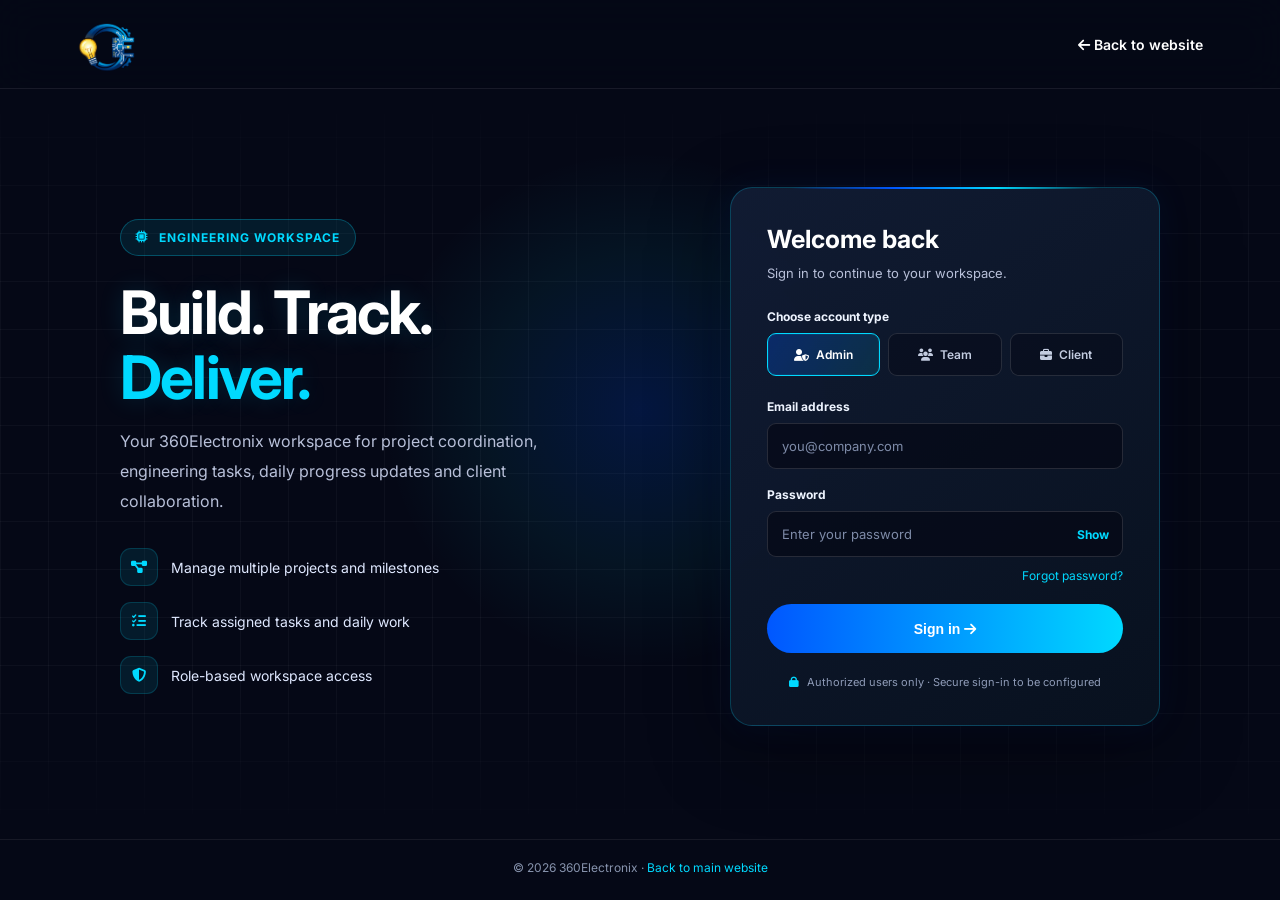
<file: login.html>
<!DOCTYPE html>
<html lang="en">
<head>
  <meta charset="UTF-8">
  <meta name="viewport" content="width=device-width, initial-scale=1.0">
  <meta name="theme-color" content="#050816">
  <title>Workspace Login | 360Electronix</title>
  <meta name="description" content="Secure 360Electronix team and client workspace login.">
  <link rel="icon" href="images/hero.png">
  <link rel="preconnect" href="https://fonts.googleapis.com">
  <link rel="preconnect" href="https://fonts.gstatic.com" crossorigin>
  <link href="https://fonts.googleapis.com/css2?family=Inter:wght@300;400;500;600;700;800&display=swap" rel="stylesheet">
  <link rel="stylesheet" href="https://cdnjs.cloudflare.com/ajax/libs/font-awesome/6.6.0/css/all.min.css">
  <link rel="stylesheet" href="css/style.css">
  <style>
    /* Login page additions; uses the existing 360Electronix theme variables. */
    body.login-page {
      min-height: 100vh;
      background: var(--dark, #050816);
      color: var(--white, #fff);
      overflow-x: hidden;
    }
    .login-header {
      position: relative;
      width: 100%;
      z-index: 5;
      background: rgba(5,8,22,.88);
      border-bottom: 1px solid rgba(255,255,255,.08);
      backdrop-filter: blur(20px);
    }
    .login-nav {
      max-width: 1400px;
      min-height: 88px;
      margin: auto;
      padding: 12px 6%;
      display: flex;
      align-items: center;
      justify-content: space-between;
      gap: 20px;

    }
    .login-brand img {
      width: auto;
      height: 58px;
      display: block;
      object-fit: contain;
    }
    .login-back {
      color: #fff;
      text-decoration: none;
      font-size: 14px;
      font-weight: 600;
      transition: color .25s;
    }
    .login-back:hover { color: var(--secondary, #00D9FF); }
    .login-main {
      position: relative;
      min-height: calc(100vh - 150px);
      padding: 55px 20px 70px;
      display: grid;
      place-items: center;
      isolation: isolate;
    }
    .login-main::before {
      content: "";
      position: absolute;
      inset: 0;
      z-index: -2;
      background-image:
        linear-gradient(rgba(255,255,255,.035) 1px, transparent 1px),
        linear-gradient(90deg, rgba(255,255,255,.035) 1px, transparent 1px);
      background-size: 48px 48px;
      mask-image: linear-gradient(to bottom, transparent, #000 20%, #000 80%, transparent);
    }
    .login-main::after {
      content: "";
      position: absolute;
      width: 520px;
      height: 520px;
      top: 8%;
      left: 50%;
      transform: translateX(-50%);
      z-index: -1;
      pointer-events: none;
      background: radial-gradient(circle, rgba(0,87,255,.18), rgba(0,217,255,.06) 42%, transparent 70%);
    }
    .login-layout {
      width: min(100%, 1040px);
      display: grid;
      grid-template-columns: 1fr minmax(320px, 430px);
      gap: clamp(32px, 6vw, 76px);
      align-items: center;
    }
    .login-intro .eyebrow {
      display: inline-flex;
      align-items: center;
      gap: 10px;
      color: var(--secondary, #00D9FF);
      background: rgba(0,217,255,.09);
      border: 1px solid rgba(0,217,255,.28);
      border-radius: 30px;
      padding: 10px 15px;
      font-size: 12px;
      font-weight: 700;
      letter-spacing: 1px;
      text-transform: uppercase;
    }
    .login-intro h1 {
      margin: 24px 0 18px;
      font-size: clamp(36px, 5vw, 60px);
      line-height: 1.08;
      letter-spacing: -1.8px;
      text-shadow: 0 0 25px rgba(0,217,255,.15);
    }
    .login-intro h1 span {
      display: block;
      color: var(--secondary, #00D9FF);
    }
    .login-intro > p {
      max-width: 490px;
      color: var(--gray, #B8C0D9);
      font-size: 16px;
      line-height: 1.85;
    }
    .login-benefits {
      display: grid;
      gap: 16px;
      margin-top: 32px;
    }
    .login-benefit {
      display: flex;
      align-items: center;
      gap: 13px;
      color: #dfe8ff;
      font-size: 14px;
    }
    .login-benefit i {
      width: 38px;
      height: 38px;
      display: grid;
      place-items: center;
      flex: 0 0 38px;
      color: var(--secondary, #00D9FF);
      background: rgba(0,217,255,.09);
      border: 1px solid rgba(0,217,255,.17);
      border-radius: 11px;
    }
    .login-card {
      position: relative;
      padding: clamp(24px, 4vw, 36px);
      border-radius: 22px;
      background: linear-gradient(145deg, rgba(17,28,52,.97), rgba(8,17,31,.98));
      border: 1px solid rgba(0,217,255,.23);
      box-shadow: 0 25px 80px rgba(0,0,0,.35), 0 0 35px rgba(0,87,255,.08);
    }
    .login-card::before {
      content: "";
      position: absolute;
      top: -1px;
      left: 14%;
      right: 14%;
      height: 2px;
      background: linear-gradient(90deg, transparent, #0057FF, #00D9FF, transparent);
    }
    .login-card h2 { font-size: 25px; margin-bottom: 8px; }
    .login-card .card-subtitle {
      color: var(--gray, #B8C0D9);
      font-size: 13px;
      line-height: 1.7;
      margin-bottom: 25px;
    }
    .login-label {
      display: block;
      margin: 0 0 9px;
      color: #eef4ff;
      font-size: 12px;
      font-weight: 700;
    }
    .login-roles {
      display: grid;
      grid-template-columns: repeat(3, minmax(0, 1fr));
      gap: 8px;
      margin-bottom: 23px;
    }
    .login-role { position: relative; }
    .login-role input {
      position: absolute;
      opacity: 0;
      width: 1px;
      height: 1px;
    }
    .login-role span {
      min-height: 43px;
      display: flex;
      align-items: center;
      justify-content: center;
      gap: 7px;
      padding: 8px 4px;
      border-radius: 9px;
      border: 1px solid rgba(255,255,255,.12);
      color: #c3cce0;
      background: rgba(5,8,22,.45);
      font-size: 12px;
      font-weight: 600;
      cursor: pointer;
      transition: .2s;
    }
    .login-role input:checked + span {
      color: #fff;
      border-color: var(--secondary, #00D9FF);
      background: linear-gradient(120deg, rgba(0,87,255,.28), rgba(0,217,255,.12));
      box-shadow: inset 0 0 0 1px rgba(0,217,255,.08);
    }
    .login-role input:focus-visible + span {
      outline: 2px solid var(--secondary, #00D9FF);
      outline-offset: 3px;
    }
    .login-field { margin-bottom: 18px; }
    .login-field input {
      display: block;
      width: 100%;
      min-width: 0;
      padding: 14px 14px;
      color: #fff;
      background: rgba(5,8,22,.68);
      border: 1px solid rgba(255,255,255,.13);
      border-radius: 9px;
      font: inherit;
      font-size: 13px;
      outline: none;
      transition: border-color .2s, box-shadow .2s;
    }
    .login-field input::placeholder { color: #7e8ba8; }
    .login-field input:focus {
      border-color: var(--secondary, #00D9FF);
      box-shadow: 0 0 0 3px rgba(0,217,255,.09);
    }
    .login-password {
      display: flex;
      align-items: stretch;
      border: 1px solid rgba(255,255,255,.13);
      border-radius: 9px;
      background: rgba(5,8,22,.68);
    }
    .login-password:focus-within {
      border-color: var(--secondary, #00D9FF);
      box-shadow: 0 0 0 3px rgba(0,217,255,.09);
    }
    .login-password input { border: 0; background: transparent; box-shadow: none !important; }
    .login-password button {
      padding: 0 13px;
      border: 0;
      background: transparent;
      color: var(--secondary, #00D9FF);
      font: inherit;
      font-size: 12px;
      font-weight: 700;
      cursor: pointer;
    }
    .login-forgot-row {
      display: flex;
      justify-content: flex-end;
      margin-top: -7px;
      margin-bottom: 21px;
    }
    .login-forgot {
      color: var(--secondary, #00D9FF);
      font-size: 12px;
      text-decoration: none;
    }
    .login-forgot:hover { text-decoration: underline; }
    .login-submit {
      width: 100%;
      min-height: 49px;
      border: 0;
      border-radius: 30px;
      color: #fff;
      background: linear-gradient(90deg, var(--primary, #0057FF), var(--secondary, #00D9FF));
      font-size: 14px;
      font-weight: 800;
      cursor: pointer;
      transition: transform .2s, box-shadow .2s;
    }
    .login-submit:hover {
      transform: translateY(-2px);
      box-shadow: 0 12px 30px rgba(0,217,255,.2);
    }
    .login-message {
      display: none;
      margin-top: 15px;
      padding: 12px;
      border: 1px solid rgba(255,193,7,.3);
      border-radius: 9px;
      color: #ffe6a1;
      background: rgba(255,193,7,.08);
      font-size: 12px;
      line-height: 1.6;
    }
    .login-message.visible { display: block; }
    .login-security {
      display: flex;
      align-items: center;
      justify-content: center;
      gap: 8px;
      margin-top: 22px;
      color: #8e9bb7;
      font-size: 11px;
      text-align: center;
    }
    .login-security i { color: var(--secondary, #00D9FF); }
    .login-footer {
      padding: 20px;
      border-top: 1px solid rgba(255,255,255,.07);
      color: #8793ad;
      text-align: center;
      font-size: 12px;
    }
    .login-footer a {
      color: var(--secondary, #00D9FF);
      text-decoration: none;
    }
    @media (max-width: 800px) {
      .login-layout { grid-template-columns: 1fr; max-width: 470px; gap: 30px; }
      .login-intro { text-align: center; }
      .login-intro .eyebrow { margin: auto; }
      .login-intro h1 { font-size: clamp(34px, 8vw, 48px); }
      .login-intro > p { margin: auto; font-size: 14px; }
      .login-benefits { display: none; }
      .login-main { padding-top: 35px; }
    }
    @media (max-width: 420px) {
      .login-nav { min-height: 75px; padding: 10px 18px; }
      .login-brand img { height: 47px; max-width: 160px; }
      .login-back { font-size: 12px; }
      .login-card { padding: 23px 18px; }
      .login-role span { font-size: 11px; }
    }
  </style>
</head>
<body class="login-page">
  <header class="login-header">
    <nav class="login-nav" aria-label="Login navigation">
      <a class="login-brand" href="index.html" aria-label="360Electronix home">
        <img src="images/logo.png" alt="360Electronix">
      </a>
      <a class="login-back" href="index.html"><i class="fa-solid fa-arrow-left"></i> Back to website</a>
    </nav>
  </header>

  <main class="login-main">
    <div class="login-layout">
      <section class="login-intro">
        <div class="eyebrow"><i class="fa-solid fa-microchip"></i> Engineering workspace</div>
        <h1>Build. Track.<span>Deliver.</span></h1>
        <p>
          Your 360Electronix workspace for project coordination, engineering tasks,
          daily progress updates and client collaboration.
        </p>
        <div class="login-benefits">
          <div class="login-benefit"><i class="fa-solid fa-diagram-project"></i><span>Manage multiple projects and milestones</span></div>
          <div class="login-benefit"><i class="fa-solid fa-list-check"></i><span>Track assigned tasks and daily work</span></div>
          <div class="login-benefit"><i class="fa-solid fa-shield-halved"></i><span>Role-based workspace access</span></div>
        </div>
      </section>

      <section class="login-card" aria-labelledby="loginTitle">
        <h2 id="loginTitle">Welcome back</h2>
        <p class="card-subtitle">Sign in to continue to your workspace.</p>

        <form id="loginForm">
          <span class="login-label">Choose account type</span>
          <div class="login-roles">
            <label class="login-role">
              <input type="radio" name="role" value="admin" checked>
              <span><i class="fa-solid fa-user-shield"></i> Admin</span>
            </label>
            <label class="login-role">
              <input type="radio" name="role" value="team">
              <span><i class="fa-solid fa-users"></i> Team</span>
            </label>
            <label class="login-role">
              <input type="radio" name="role" value="client">
              <span><i class="fa-solid fa-briefcase"></i> Client</span>
            </label>
          </div>

          <div class="login-field">
            <label class="login-label" for="email">Email address</label>
            <input id="email" name="email" type="email" placeholder="you@company.com"
              autocomplete="username" required>
          </div>

          <div class="login-field">
            <label class="login-label" for="password">Password</label>
            <div class="login-password">
              <input id="password" name="password" type="password"
                placeholder="Enter your password" autocomplete="current-password" required>
              <button type="button" id="togglePassword" aria-label="Show password">Show</button>
            </div>
          </div>

          <div class="login-forgot-row">
            <a href="#" class="login-forgot" id="forgotPassword">Forgot password?</a>
          </div>

          <button class="login-submit" type="submit">Sign in <i class="fa-solid fa-arrow-right"></i></button>
          <div class="login-message" id="loginMessage" role="status" aria-live="polite"></div>
        </form>

        <div class="login-security"><i class="fa-solid fa-lock"></i> Authorized users only · Secure sign-in to be configured</div>
      </section>
    </div>
  </main>

  <footer class="login-footer">
    © 2026 360Electronix · <a href="index.html">Back to main website</a>
  </footer>

  <script>
    const passwordInput = document.getElementById('password');
    const toggleButton = document.getElementById('togglePassword');
    const message = document.getElementById('loginMessage');

    toggleButton.addEventListener('click', () => {
      const show = passwordInput.type === 'password';
      passwordInput.type = show ? 'text' : 'password';
      toggleButton.textContent = show ? 'Hide' : 'Show';
      toggleButton.setAttribute('aria-label', show ? 'Hide password' : 'Show password');
    });

    function showMessage(text) {
      message.textContent = text;
      message.classList.add('visible');
    }

    document.getElementById('loginForm').addEventListener('submit', (event) => {
      event.preventDefault();
      showMessage('Authentication is not connected yet. We will enable secure login after configuring the backend.');
    });

    document.getElementById('forgotPassword').addEventListener('click', (event) => {
      event.preventDefault();
      showMessage('Password recovery will be available after secure authentication is configured.');
    });
  </script>
</body>
</html>
</file>
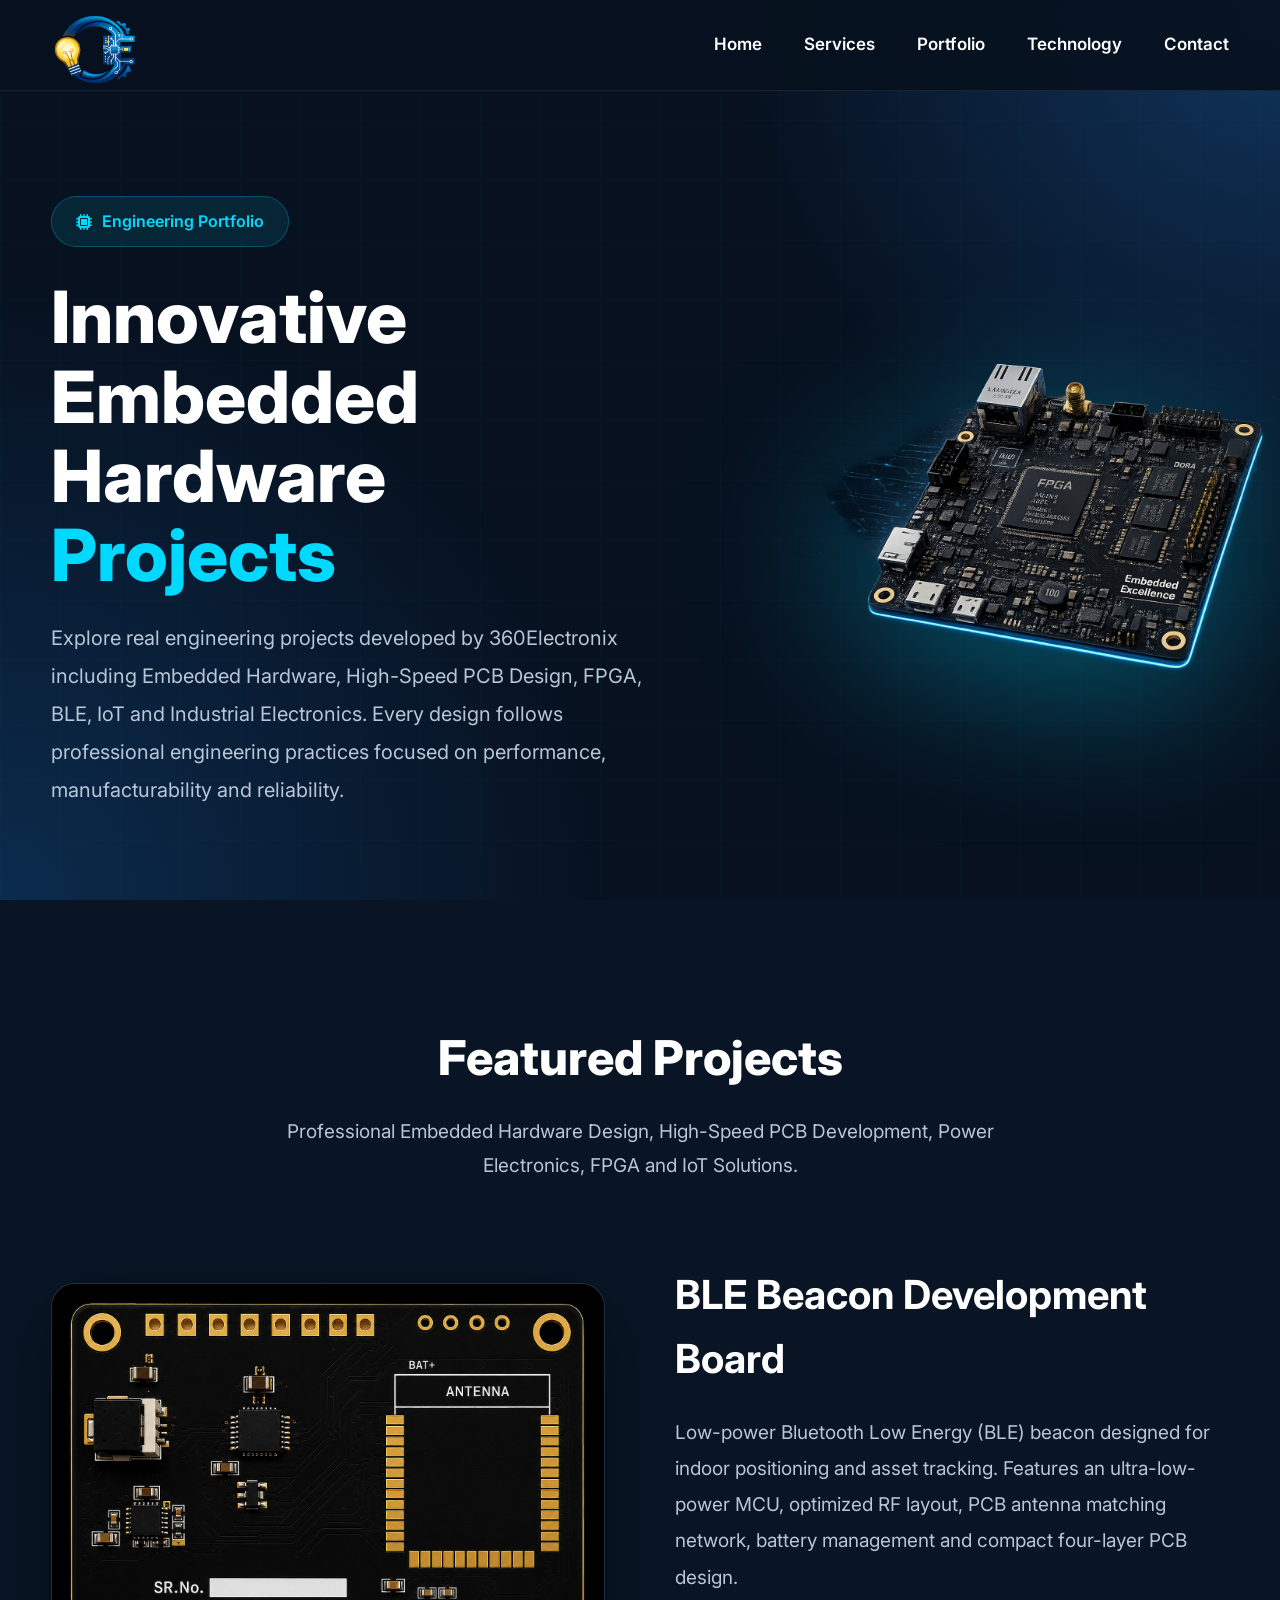
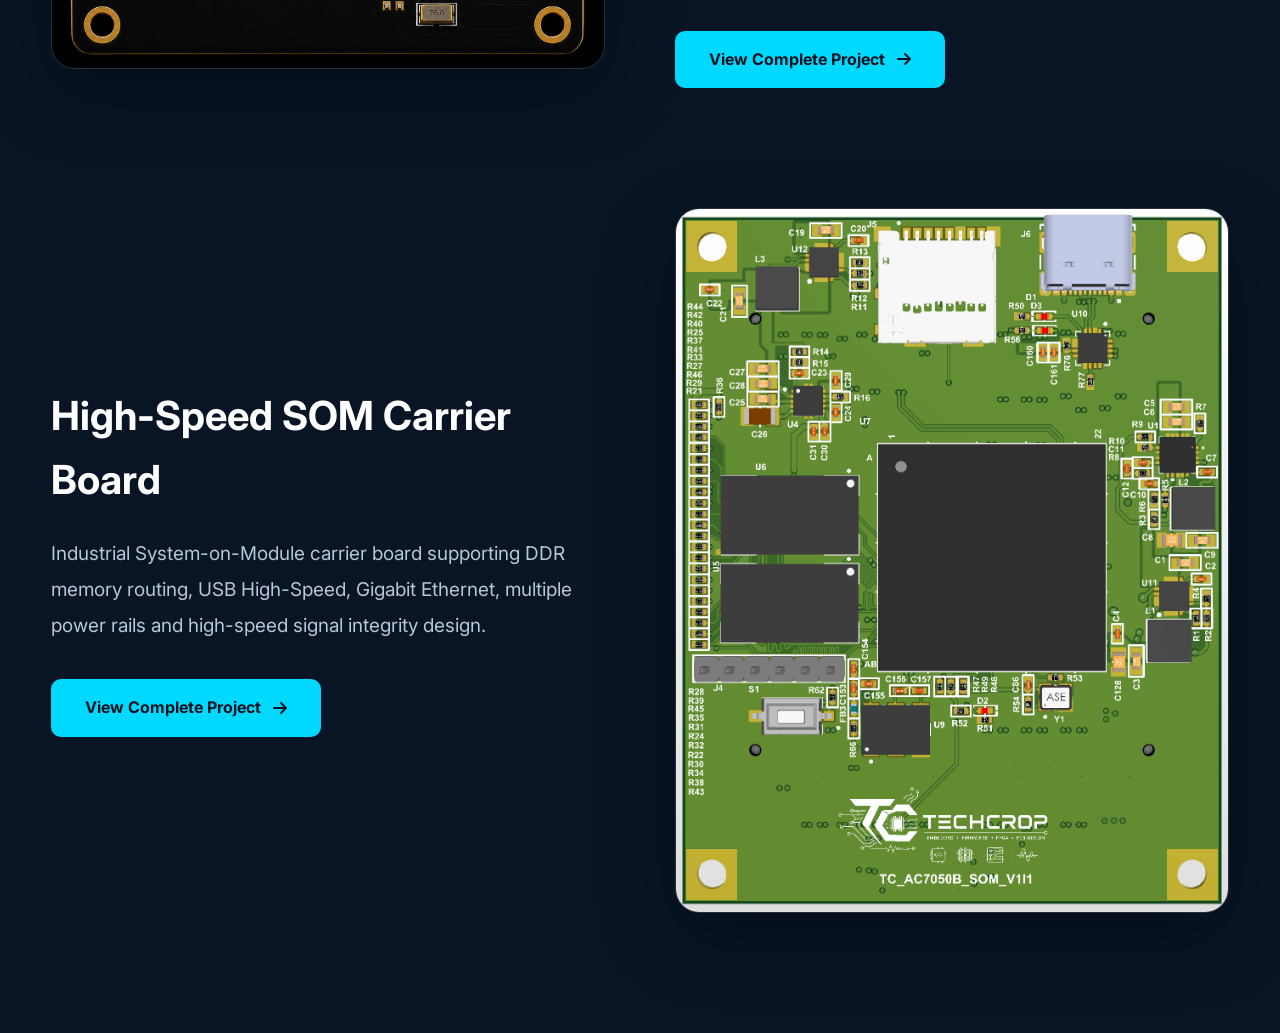
<file: portfolio.html>
<!DOCTYPE html>
<html lang="en">

<head>
    <!-- Google tag (gtag.js) -->
<script async src="https://www.googletagmanager.com/gtag/js?id=G-LH1DJ6HMCF"></script>
<script>
  window.dataLayer = window.dataLayer || [];
  function gtag(){dataLayer.push(arguments);}
  gtag('js', new Date());

  gtag('config', 'G-LH1DJ6HMCF');
</script>

<meta charset="UTF-8">
<meta name="viewport" content="width=device-width, initial-scale=1.0">

<title>
360Electronix | Engineering Portfolio
</title>

<meta name="description"
content="Professional Embedded Hardware, PCB Design, FPGA, IoT and Product Development Portfolio by 360Electronix.">

<meta name="keywords"
content="PCB Design, Embedded Hardware, FPGA, STM32, IoT, Altium Designer">

<link rel="icon" href="images/logo.png">

<!-- Google Font -->

<link rel="preconnect" href="https://fonts.googleapis.com">

<link rel="preconnect"
href="https://fonts.gstatic.com"
crossorigin>

<link href="https://fonts.googleapis.com/css2?family=Inter:wght@300;400;500;600;700;800&display=swap"
rel="stylesheet">

<!-- Font Awesome -->

<link rel="stylesheet"
href="https://cdnjs.cloudflare.com/ajax/libs/font-awesome/6.6.0/css/all.min.css">

<!-- CSS -->

<link rel="stylesheet" href="css/portfolio.css">

</head>

<body>

<!-- ===========================
HEADER
=========================== -->
<header>

    <div class="portfolio-container">

        <nav class="navbar">

            <a href="index.html" class="logo">
                <img src="images/logo.png" alt="360Electronix Logo">
            </a>

            <ul>

                <li><a href="index.html">Home</a></li>
                <li><a href="index.html#services">Services</a></li>
                <li><a href="portfolio.html" class="active">Portfolio</a></li>
                <li><a href="index.html#technology">Technology</a></li>
                <li><a href="index.html#contact">Contact</a></li>

            </ul>

        </nav>

    </div>

</header>

<!-- ===========================
HERO
=========================== -->

<section class="portfolio-hero">

<div class="hero-grid"></div>

<div class="portfolio-container hero-content">

<!-- LEFT -->

<div class="hero-text">

<span class="portfolio-tag">

<i class="fa-solid fa-microchip"></i>

Engineering Portfolio

</span>

<h1>

Innovative Embedded Hardware

<span>

Projects

</span>

</h1>

<p>

Explore real engineering projects developed by
360Electronix including Embedded Hardware,
High-Speed PCB Design, FPGA,
BLE, IoT and Industrial Electronics.

Every design follows professional engineering
practices focused on performance,
manufacturability and reliability.

</p>



</div>

<!-- RIGHT -->

<div class="hero-image">

<img src="images/hero-pcb.png"
alt="Professional PCB Design">

</div>

</div>

</section>

<!-- ===========================
FEATURED PROJECTS
=========================== -->

<section id="projects"
class="portfolio-projects">

<div class="portfolio-container">

<h2 class="section-title">

Featured Projects

</h2>

<p class="section-subtitle">

Professional Embedded Hardware Design,
High-Speed PCB Development,
Power Electronics,
FPGA and IoT Solutions.

</p>
<!-- =====================================
PROJECT 1
===================================== -->

<div class="project-card">

    <!-- Image -->

    <div class="project-image">

        <img src="images/portfolio/ble-beacon.png"
             alt="BLE Beacon Development Board"
             loading="lazy">

    </div>

    <!-- Text -->

    <div class="project-info">

        <h3>
            BLE Beacon Development Board
        </h3>

        <p>

            Low-power Bluetooth Low Energy (BLE) beacon
            designed for indoor positioning and asset tracking.

            Features an ultra-low-power MCU, optimized RF
            layout, PCB antenna matching network, battery
            management and compact four-layer PCB design.

        </p>

        <a href="portfolio/ble-beacon.html">

    View Complete Project

    <i class="fa-solid fa-arrow-right"></i>

</a>

    </div>

</div>

<!-- =====================================
PROJECT 2
===================================== -->

<div class="project-card reverse">

    <!-- Image -->

    <div class="project-image">

        <img src="images/portfolio/som.png"
             alt="High-Speed SOM Carrier Board"
             loading="lazy">

    </div>

    <!-- Text -->

    <div class="project-info">

        <h3>

            High-Speed SOM Carrier Board

        </h3>

        <p>

            Industrial System-on-Module carrier board
            supporting DDR memory routing,
            USB High-Speed,
            Gigabit Ethernet,
            multiple power rails
            and high-speed signal integrity design.

        </p>

        <a href="portfolio/som.html">

            View Complete Project

            <i class="fa-solid fa-arrow-right"></i>

        </a>

    </div>

</div>
<!-- =====================================
     PROJECT 3
===================================== -->
</file>
<file: css/style.css>
/*=====================================================
360Electronix
Main Style Sheet
=====================================================*/

*{
    margin:0;
    padding:0;
    box-sizing:border-box;
}

html{
    scroll-behavior:smooth;
}

body{

    font-family:'Inter',sans-serif;

    background:#050816;

    color:#ffffff;

    overflow-x:hidden;

}

/*====================================
COLORS
====================================*/

:root{

    --primary:#0057FF;

    --secondary:#00D9FF;

    --accent:#FFC107;

    --dark:#050816;

    --surface:#0D1529;

    --card:#111C34;

    --white:#FFFFFF;

    --gray:#B8C0D9;

}

/*====================================
SCROLLBAR
====================================*/

::-webkit-scrollbar{

    width:10px;

}

::-webkit-scrollbar-track{

    background:#091221;

}

::-webkit-scrollbar-thumb{

    background:var(--primary);

    border-radius:20px;

}

/*====================================
HEADER
====================================*/

header{

    position:fixed;

    width:100%;

    top:0;

    left:0;

    z-index:1000;

    backdrop-filter:blur(20px);

    background:rgba(5,8,22,.75);

    border-bottom:1px solid rgba(255,255,255,.08);

}

.navbar{

    max-width:1400px;

    margin:auto;

    display:flex;

    justify-content:space-between;

    align-items:center;

    padding:18px 40px;

}

.logo img{

    height:60px;

}

.navbar ul{

    display:flex;

    list-style:none;

    gap:35px;

}

.navbar a{

    color:white;

    text-decoration:none;

    font-weight:600;

    transition:.3s;

}

.navbar a:hover{

    color:var(--secondary);

}

.quote-button a{

    padding:12px 28px;

    background:linear-gradient(90deg,var(--primary),var(--secondary));

    border-radius:30px;

    color:white;

    text-decoration:none;

    font-weight:700;

}

/*====================================
HERO
====================================*/

.hero{

    position:relative;

    min-height:100vh;

    display:flex;

    justify-content:space-between;

    align-items:center;

    padding:130px 8%;

}
.hero-video {
    position: absolute;
    inset: 0;
    width: 100%;
    height: 100%;
    object-fit: cover;
    z-index: 0;
}

.hero-overlay {
    position: absolute;
    inset: 0;
    background: rgba(0, 0, 0, 0.55);
    z-index: 1;
    pointer-events: none;
}

.hero-content{

    width:55%;

    position:relative;

    z-index:10;

}

.badge{

    display:inline-flex;

    align-items:center;

    gap:10px;

    background:rgba(0,217,255,.12);

    border:1px solid rgba(0,217,255,.4);

    color:#00D9FF;

    padding:12px 20px;

    border-radius:30px;

    margin-bottom:30px;

}

.hero h1{

    font-size:72px;

    line-height:1.1;

    margin-bottom:25px;

}

.hero h1 span{

    color:var(--secondary);

    text-shadow:0 0 20px rgba(0,217,255,.6);

}

.hero p{

    color:var(--gray);

    font-size:20px;

    line-height:1.8;

    max-width:700px;

}

/*====================================
BUTTONS
====================================*/

.hero-buttons{

    display:flex;

    gap:20px;

    margin-top:45px;

}

.btn-primary{

    padding:16px 34px;

    border-radius:35px;

    text-decoration:none;

    color:white;

    background:linear-gradient(90deg,#0057FF,#00D9FF);

    font-weight:700;

    transition:.3s;

}

.btn-primary:hover{

    transform:translateY(-5px);

    box-shadow:0 15px 40px rgba(0,217,255,.35);

}

.btn-secondary{

    padding:16px 34px;

    border-radius:35px;

    text-decoration:none;

    color:white;

    border:2px solid #00D9FF;

}

.btn-secondary:hover{

    background:#00D9FF;

    color:#000;

}

/*====================================
STATS
====================================*/

.hero-stats{

    display:flex;

    gap:45px;

    margin-top:70px;

}

.stat h2{

    font-size:42px;

    color:#00D9FF;

}

.stat p{

    font-size:15px;

    color:#B8C0D9;

}

/*====================================
LOGO SIDE
====================================*/

.hero-image{

    width:40%;

    position:relative;

    display:flex;

    justify-content:center;

    align-items:center;

}

.hero-image img{

    width:650px;

    max-width:100%;

    height:auto;

    animation:float 5s ease-in-out infinite;

    filter:drop-shadow(0 0 60px rgba(0,217,255,.5));

}

.circle{

    position:absolute;

    border-radius:50%;

    border:1px solid rgba(0,217,255,.2);

}

.one{

    width:500px;

    height:500px;

}

.two{

    width:400px;

    height:400px;

}

.three{

    width:300px;

    height:300px;

}

/*====================================
BACKGROUND
====================================*/

.hero-background{

    position:absolute;

    inset:0;

    overflow:hidden;

}

.grid{

    position:absolute;

    inset:0;

    background-image:
    linear-gradient(rgba(255,255,255,.04) 1px,transparent 1px),
    linear-gradient(90deg,rgba(255,255,255,.04) 1px,transparent 1px);

    background-size:50px 50px;

}

.gradient{

    position:absolute;

    width:700px;

    height:700px;

    background:radial-gradient(#0057FF33,transparent);

    top:-150px;

    right:-100px;

}

/*====================================
SCROLL
====================================*/

.scroll-indicator{

    position:absolute;

    bottom:40px;

    left:50%;

    transform:translateX(-50%);

}

.scroll-indicator span{

    width:26px;

    height:46px;

    border:2px solid white;

    display:block;

    border-radius:30px;

}

/*====================================
ANIMATION
====================================*/

@keyframes float{

0%{

transform:translateY(0px);

}

50%{

transform:translateY(-18px);

}

100%{

transform:translateY(0px);

}

}
/*====================================================
ABOUT SECTION
====================================================*/

.about{

    padding:120px 8%;

    background:#08111f;

}

.section-title{

    text-align:center;

    max-width:850px;

    margin:auto;

    margin-bottom:70px;

}

.section-title span{

    color:#00D9FF;

    font-weight:700;

    letter-spacing:3px;

}

.section-title h2{

    font-size:46px;

    margin:20px 0;

}

.section-title p{

    color:#B8C0D9;

    font-size:18px;

}

.about-container{

    display:grid;

    grid-template-columns:1.2fr 1fr;

    gap:60px;

    align-items:center;

}

.about-left h3{

    font-size:34px;

    margin-bottom:20px;

}

.about-left p{

    color:#B8C0D9;

    margin-bottom:20px;

    line-height:1.8;

}

.company-info{

    display:grid;

    grid-template-columns:repeat(2,1fr);

    gap:20px;

    margin-top:40px;

}

.company-info div{

    background:#111C34;

    padding:25px;

    border-radius:15px;

    border:1px solid rgba(255,255,255,.08);

}

.company-info h4{

    color:#00D9FF;

    margin-bottom:10px;

}

.about-right{

    display:flex;

    flex-direction:column;

    gap:25px;

}

.glass-card{

    background:rgba(255,255,255,.05);

    backdrop-filter:blur(18px);

    padding:30px;

    border-radius:20px;

    border:1px solid rgba(255,255,255,.08);

    transition:.35s;

}

.glass-card:hover{

    transform:translateY(-8px);

    border-color:#00D9FF;

    box-shadow:0 20px 40px rgba(0,217,255,.15);

}

.glass-card i{

    font-size:34px;

    color:#00D9FF;

    margin-bottom:20px;

}

.why-us{

    margin-top:100px;

}

.why-us h2{

    text-align:center;

    font-size:40px;

    margin-bottom:50px;

}

.why-grid{

    display:grid;

    grid-template-columns:repeat(auto-fit,minmax(250px,1fr));

    gap:25px;

}

.why-card{

    background:#111C34;

    padding:35px;

    border-radius:18px;

    text-align:center;

    transition:.35s;

}

.why-card:hover{

    transform:translateY(-10px);

    border:1px solid #00D9FF;

    box-shadow:0 20px 50px rgba(0,217,255,.18);

}

.why-card i{

    font-size:42px;

    color:#00D9FF;

    margin-bottom:20px;

}

.why-card h3{

    margin-bottom:15px;

}

.why-card p{

    color:#B8C0D9;

}
/*====================================================
PORTFOLIO
====================================================*/

.portfolio{

    padding:120px 8%;

    background:#050816;

}

.portfolio-filter{

    display:flex;

    justify-content:center;

    gap:15px;

    flex-wrap:wrap;

    margin-bottom:50px;

}

.portfolio-filter button{

    padding:12px 25px;

    background:#111C34;

    border:none;

    color:white;

    border-radius:30px;

    cursor:pointer;

    transition:.3s;

}

.portfolio-filter button:hover,

.portfolio-filter .active{

    background:#00D9FF;

    color:#000;

}

.portfolio-grid{

    display:grid;

    grid-template-columns:repeat(auto-fit,minmax(330px,1fr));

    gap:30px;

}

.project-card{

    background:#111C34;

    border-radius:20px;

    overflow:hidden;

    transition:.35s;

    border:1px solid rgba(255,255,255,.08);

}

.project-card:hover{

    transform:translateY(-12px);

    box-shadow:0 20px 45px rgba(0,217,255,.2);

}

.project-card img{

    width:100%;

    height:250px;

    object-fit:cover;

    transition:.5s;

}

.project-card:hover img{

    transform:scale(1.05);

}

.project-info{

    padding:25px;

}

.project-info h3{

    margin-bottom:15px;

    font-size:24px;

}

.project-info p{

    color:#B8C0D9;

    margin-bottom:20px;

    line-height:1.7;

}

.tech-tags{

    display:flex;

    flex-wrap:wrap;

    gap:10px;

}

.tech-tags span{

    background:#0057FF;

    padding:8px 15px;

    border-radius:20px;

    font-size:13px;

}
/*====================================================
TECHNOLOGY SECTION
====================================================*/

.technology{

    padding:120px 8%;

    background:#08111f;

}

.tech-container{

    display:grid;

    grid-template-columns:repeat(auto-fit,minmax(320px,1fr));

    gap:30px;

}

.tech-card{

    background:#111C34;

    padding:35px;

    border-radius:20px;

    transition:.35s;

    border:1px solid rgba(255,255,255,.08);

    position:relative;

    overflow:hidden;

}

.tech-card:hover{

    transform:translateY(-12px);

    border-color:#00D9FF;

    box-shadow:0 20px 50px rgba(0,217,255,.20);

}

.tech-card::before{

    content:"";

    position:absolute;

    left:-100%;

    top:0;

    width:100%;

    height:100%;

    background:linear-gradient(90deg,
    transparent,
    rgba(0,217,255,.10),
    transparent);

    transition:.8s;

}

.tech-card:hover::before{

    left:100%;

}

.tech-icon{

    width:75px;

    height:75px;

    background:linear-gradient(135deg,#0057FF,#00D9FF);

    border-radius:20px;

    display:flex;

    justify-content:center;

    align-items:center;

    margin-bottom:25px;

}

.tech-icon i{

    font-size:34px;

    color:white;

}

.tech-card h3{

    font-size:26px;

    margin-bottom:20px;

}

.tech-card ul{

    list-style:none;

}

.tech-card li{

    color:#B8C0D9;

    padding:8px 0;

    border-bottom:1px solid rgba(255,255,255,.05);

}

.tech-card li:last-child{

    border-bottom:none;

}

.tech-card li::before{

    content:"✓";

    color:#00D9FF;

    margin-right:10px;

    font-weight:bold;

}
/*====================================================
SERVICES SECTION
====================================================*/

.services{

    padding:120px 8%;

    background:#050816;

}

.services-grid{

    display:grid;

    grid-template-columns:repeat(auto-fit,minmax(320px,1fr));

    gap:30px;

}

.service-card{

    background:#111C34;

    border-radius:20px;

    padding:35px;

    text-align:left;

    transition:.35s;

    border:1px solid rgba(255,255,255,.08);

    position:relative;

    overflow:hidden;

}

.service-card:hover{

    transform:translateY(-12px);

    border-color:#00D9FF;

    box-shadow:0 20px 50px rgba(0,217,255,.18);

}

.service-card::after{

    content:"";

    position:absolute;

    left:0;

    bottom:0;

    width:100%;

    height:4px;

    background:linear-gradient(90deg,#0057FF,#00D9FF);

    transform:scaleX(0);

    transition:.35s;

}

.service-card:hover::after{

    transform:scaleX(1);

}

.service-card i{

    font-size:42px;

    color:#00D9FF;

    margin-bottom:20px;

}

.service-card h3{

    font-size:24px;

    margin-bottom:15px;

}

.service-card p{

    color:#B8C0D9;

    line-height:1.7;

}
/*====================================================
PROCESS
====================================================*/

.process{

    padding:120px 8%;

    background:#08111f;

}

.timeline{

    position:relative;

    max-width:1100px;

    margin:auto;

}

.timeline::before{

    content:"";

    position:absolute;

    left:40px;

    top:0;

    width:4px;

    height:100%;

    background:linear-gradient(#0057FF,#00D9FF);

}

.timeline-item{

    display:flex;

    gap:30px;

    margin-bottom:50px;

    position:relative;

}

.timeline-icon{

    width:80px;

    height:80px;

    min-width:80px;

    background:linear-gradient(135deg,#0057FF,#00D9FF);

    border-radius:50%;

    display:flex;

    justify-content:center;

    align-items:center;

    color:white;

    font-size:30px;

    z-index:2;

}

.timeline-content{

    flex:1;

    background:#111C34;

    padding:30px;

    border-radius:18px;

    border:1px solid rgba(255,255,255,.08);

    transition:.35s;

}

.timeline-content:hover{

    transform:translateX(8px);

    border-color:#00D9FF;

    box-shadow:0 20px 50px rgba(0,217,255,.20);

}

.timeline-content h3{

    margin-bottom:15px;

    font-size:24px;

}

.timeline-content p{

    color:#B8C0D9;

    line-height:1.8;

}
/*====================================================
CONTACT
====================================================*/

.contact{

    padding:120px 8%;

    background:#050816;

}

.contact-wrapper{

    display:grid;

    grid-template-columns:420px 1fr;

    gap:50px;

    margin-top:60px;

}

.contact-info{

    display:flex;

    flex-direction:column;

    gap:20px;

}

.contact-card{

    background:#111C34;

    padding:25px;

    border-radius:18px;

    transition:.35s;

    border:1px solid rgba(255,255,255,.08);

}

.contact-card:hover{

    border-color:#00D9FF;

    transform:translateY(-5px);

}

.contact-card i{

    font-size:30px;

    color:#00D9FF;

    margin-bottom:15px;

}

.contact-card a{

    color:#00D9FF;

    text-decoration:none;

}

.contact-form{

    background:#111C34;

    padding:40px;

    border-radius:20px;

}

.contact-form input,

.contact-form textarea{

    width:100%;

    padding:16px;

    margin-bottom:20px;

    background:#08111f;

    border:1px solid rgba(255,255,255,.08);

    color:white;

    border-radius:10px;

    font-size:16px;

}

.contact-form input:focus,

.contact-form textarea:focus{

    outline:none;

    border-color:#00D9FF;

}

.contact-form button{

    width:100%;

    padding:18px;

    border:none;

    background:linear-gradient(90deg,#0057FF,#00D9FF);

    color:white;

    font-size:18px;

    border-radius:10px;

    cursor:pointer;

    transition:.35s;

}

.contact-form button:hover{

    transform:translateY(-4px);

    box-shadow:0 15px 40px rgba(0,217,255,.25);

}

.map-container{

    margin-top:60px;

    border-radius:20px;

    overflow:hidden;

}

.map-container iframe{

    width:100%;

    height:450px;

    border:0;

}
/*=========================================
LOADER
=========================================*/

#loader{

position:fixed;

inset:0;

background:#050816;

display:flex;

justify-content:center;

align-items:center;

z-index:99999;

transition:.7s;

}

#loader h1{

font-size:48px;

color:#00D9FF;

letter-spacing:3px;

}

/* Sticky */

.sticky{

background:#061225 !important;

box-shadow:0 8px 30px rgba(0,0,0,.45);

}

/* Back To Top */

#top{

position:fixed;

right:30px;

bottom:30px;

width:55px;

height:55px;

display:none;

justify-content:center;

align-items:center;

background:#00D9FF;

border-radius:50%;

cursor:pointer;

color:#000;

z-index:999;

}

/* Active Menu */

.navbar a.active{

color:#00D9FF;

}

/* Scroll Animation */

.service-card,
.project-card,
.tech-card,
.timeline-item,
.glass-card,
.contact-card{
    opacity: 0;
    transform: translateY(60px);
    transition: .7s;
}

.show{
    opacity: 1;
    transform: translateY(0);
}

.show{

opacity:1;

transform:translateY(0);

}
/*=========================================
CURSOR GLOW
=========================================*/

#cursor-glow{

position:fixed;

width:250px;

height:250px;

border-radius:50%;

pointer-events:none;

background:radial-gradient(circle,
rgba(0,217,255,.18),
transparent 70%);

transform:translate(-50%,-50%);

z-index:0;

transition:transform .08s linear;

}

/*=========================================
PCB TRACE ANIMATION
=========================================*/

.pcb-lines{

position:absolute;

inset:0;

background-image:

linear-gradient(90deg,
transparent 96%,
rgba(0,217,255,.12) 97%),

linear-gradient(
transparent 96%,
rgba(0,217,255,.12) 97%);

background-size:120px 120px;

animation:pcbMove 18s linear infinite;

opacity:.35;

}

@keyframes pcbMove{

0%{

background-position:0 0;

}

100%{

background-position:120px 120px;

}

}

/*=========================================
NEON GLOW
=========================================*/

.hero h1{

text-shadow:

0 0 20px rgba(0,217,255,.4),

0 0 40px rgba(0,217,255,.2);

}

/*=========================================
FLOATING NODES
=========================================*/

.circuit-node{

position:absolute;

width:12px;

height:12px;

border-radius:50%;

background:#00D9FF;

box-shadow:0 0 18px #00D9FF;

animation:pulse 2.5s infinite;

}

.node1{top:20%;left:18%;}
.node2{top:35%;right:22%;}
.node3{bottom:30%;left:30%;}
.node4{bottom:18%;right:18%;}
.node5{top:55%;left:60%;}

@keyframes pulse{

0%,100%{

transform:scale(1);

}

50%{

transform:scale(1.8);

}

}

/*=========================================
MOBILE MENU
=========================================*/

.menu-toggle{

display:none;

font-size:30px;

cursor:pointer;

color:white;

}
/*=========================================
LIGHTBOX
=========================================*/

#lightbox{
    position:fixed;
    inset:0;
    background:rgba(0,0,0,.9);
    display:none;
    justify-content:center;
    align-items:center;
    z-index:99999;
}

#lightbox.active{
    display:flex;
}

#lightbox img{
    max-width:90%;
    max-height:90%;
    border-radius:12px;
}

#close-lightbox{
    position:absolute;
    top:20px;
    right:35px;
    font-size:45px;
    color:#fff;
    cursor:pointer;
}
/*=================================
FOOTER QUICK LINKS
=================================*/

.footer-links{

    list-style:none;

    padding:0;

    display:grid;

    grid-template-columns:repeat(2,1fr);

    gap:14px 30px;

}

.footer-links li{

    margin:0;

}

.footer-links a{

    display:flex;

    align-items:center;

    gap:10px;

    color:#cfcfcf;

    text-decoration:none;

    transition:.35s;

    font-size:15px;

}

.footer-links a i{

    color:#00d9ff;

    width:18px;

    text-align:center;

}

.footer-links a:hover{

    color:#00d9ff;

    transform:translateX(8px);

}
/* Footer spacing */

.footer-container{
    display: grid;
    grid-template-columns: repeat(auto-fit, minmax(250px,1fr));
    gap: 40px;
}

.footer-container h3{
    margin-bottom:20px;
}

.footer-container p{
    margin-bottom:15px;
    line-height:1.8;
}
</file>
<file: css/portfolio.css>
/*==================================================
  360Electronix Portfolio CSS
==================================================*/

/*==============================
RESET
==============================*/

*{
    margin:0;
    padding:0;
    box-sizing:border-box;
}

html{
    scroll-behavior:smooth;
}

body{

    font-family:"Inter",sans-serif;
    background:#07111f;
    color:#ffffff;
    overflow-x:hidden;
    line-height:1.6;

}

/*==============================
COLORS
==============================*/

:root{

    --primary:#00d9ff;
    --secondary:#006eff;
    --dark:#07111f;
    --dark2:#0c182a;
    --white:#ffffff;
    --gray:#b9c7d8;
    --card:#101c30;
    --border:rgba(255,255,255,.08);

}

/*==============================
COMMON
==============================*/

img{

    display:block;
    max-width:100%;

}

a{

    text-decoration:none;

}

ul{

    list-style:none;

}

.portfolio-container{

    width:min(1400px,92%);
    margin:auto;

}

/*==============================
HEADER
==============================*/

header{

    position:fixed;

    top:0;
    left:0;

    width:100%;

    z-index:9999;

    background:rgba(7,17,31,.90);

    backdrop-filter:blur(18px);

    border-bottom:1px solid var(--border);

}

/*==============================
NAVBAR
==============================*/

.navbar{

    height:90px;

    display:flex;

    align-items:center;

    justify-content:space-between;

}

/* Logo */

.logo img{
    width:90px;
    height:auto;
}


/* Menu */

.navbar ul{

    display:flex;

    align-items:center;

    gap:42px;

}

.navbar ul li a{

    color:#fff;

    font-size:17px;

    font-weight:600;

    transition:.30s;

}

.navbar ul li a:hover{

    color:var(--primary);

}
/*==================================================
HERO SECTION
==================================================*/

.portfolio-hero{

    position:relative;

    min-height:100vh;

    display:flex;

    align-items:center;

    overflow:hidden;

    padding-top:150px;

    background:
    radial-gradient(circle at top right,#10355e 0%,transparent 35%),
    radial-gradient(circle at bottom left,#0b2b4d 0%,transparent 40%),
    #07111f;

}

/* Animated Grid */

.hero-grid{

    position:absolute;

    inset:0;

    background-image:

    linear-gradient(rgba(0,217,255,.06) 1px,transparent 1px),

    linear-gradient(90deg,rgba(0,217,255,.06) 1px,transparent 1px);

    background-size:60px 60px;

    opacity:.35;

    pointer-events:none;

}

/* Hero Layout */

.hero-content{

    position:relative;

    z-index:2;

    display:grid;

    grid-template-columns:1.1fr .9fr;

    align-items:center;

    gap:70px;

}

/* Left */

.hero-text{

    max-width:680px;

}

.portfolio-tag{

    display:inline-flex;

    align-items:center;

    gap:10px;

    padding:12px 24px;

    border-radius:50px;

    background:rgba(0,217,255,.10);

    border:1px solid rgba(0,217,255,.25);

    color:#00d9ff;

    font-weight:600;

    margin-bottom:30px;

}

.hero-text h1{

    font-size:72px;

    font-weight:800;

    line-height:1.1;

    margin-bottom:25px;

}

.hero-text h1 span{

    display:block;

    color:#00d9ff;

}

.hero-text p{

    font-size:20px;

    color:#b8c7d8;

    line-height:1.9;

    margin-bottom:45px;

    max-width:620px;

}

/* Button */

.hero-btn{

    display:inline-flex;

    align-items:center;

    justify-content:center;

    padding:18px 42px;

    border-radius:12px;

    background:#00d9ff;

    color:#07111f;

    font-size:18px;

    font-weight:700;

    transition:.35s;

}

.hero-btn:hover{

    transform:translateY(-4px);

    box-shadow:0 18px 40px rgba(0,217,255,.35);

}

/* Right */

.hero-image{

    display:flex;

    justify-content:center;

    align-items:center;

}

.hero-image img{

    width:120%;

    max-width:700px;

    animation:floatPCB 6s ease-in-out infinite;

    filter:drop-shadow(0 35px 80px rgba(0,217,255,.35));

}

/* Floating Animation */

@keyframes floatPCB{

    0%,100%{

        transform:translateY(0px);

    }

    50%{

        transform:translateY(-18px);

    }

}
/*==================================================
FEATURED PROJECTS
==================================================*/

.portfolio-projects{

    padding:120px 0;

    background:#091525;

}

.section-title{

    text-align:center;

    font-size:48px;

    font-weight:800;

    margin-bottom:18px;

    color:#ffffff;

}

.section-subtitle{

    text-align:center;

    max-width:760px;

    margin:0 auto 80px;

    font-size:19px;

    line-height:1.8;

    color:#b8c7d8;

}

/*==============================
PROJECT CARD
==============================*/

.project-card{

    display:grid;

    grid-template-columns:1fr 1fr;

    gap:70px;

    align-items:center;

    margin-bottom:120px;

}

.project-card:last-child{

    margin-bottom:0;

}

.project-card.reverse{

    direction:rtl;

}

.project-card.reverse > *{

    direction:ltr;

}

/*==============================
IMAGE
==============================*/

.project-image{

    border-radius:24px;

    overflow:hidden;

    background:#111d31;

    border:1px solid rgba(255,255,255,.08);

    box-shadow:0 25px 70px rgba(0,0,0,.35);

}

.project-image img{

    width:100%;

    display:block;

    transition:.45s;

}

.project-image:hover img{

    transform:scale(1.04);

}

/*==============================
TEXT
==============================*/

.project-info h3{

    font-size:40px;

    margin-bottom:24px;

    color:#ffffff;

}

.project-info p{

    color:#b8c7d8;

    font-size:19px;

    line-height:1.9;

    margin-bottom:35px;

}

.project-info a{

    display:inline-flex;

    align-items:center;

    gap:12px;

    padding:16px 34px;

    border-radius:10px;

    background:#00d9ff;

    color:#07111f;

    font-weight:700;

    transition:.35s;

}

.project-info a:hover{

    transform:translateY(-3px);

    box-shadow:0 18px 40px rgba(0,217,255,.35);

}
/*==================================================
FOOTER
==================================================*/

footer{

    padding:70px 0;

    background:#06101d;

    border-top:1px solid rgba(255,255,255,.08);

}

.footer-container{

    width:min(1400px,92%);
    margin:auto;

    display:grid;
    grid-template-columns:repeat(4,1fr);

    gap:50px;

}

.footer-container h2,
.footer-container h3{

    margin-bottom:20px;

}

.footer-container p{

    color:#b8c7d8;
    line-height:1.8;

}

.footer-links{

    display:flex;
    flex-direction:column;
    gap:12px;

}

.footer-links a{

    color:#b8c7d8;
    transition:.3s;

}

.footer-links a:hover{

    color:#00d9ff;

}

/*==================================================
RESPONSIVE
==================================================*/

@media (max-width:1100px){

.hero-content{

    grid-template-columns:1fr;
    text-align:center;

}

.hero-text{

    margin:auto;

}

.hero-image{

    margin-top:40px;

}

.project-card{

    grid-template-columns:1fr;
    gap:40px;

}

.project-card.reverse{

    direction:ltr;

}

.footer-container{

    grid-template-columns:repeat(2,1fr);

}

}

@media (max-width:768px){

.navbar{

    flex-direction:column;
    height:auto;
    padding:20px 0;

}

.navbar ul{

    flex-wrap:wrap;
    justify-content:center;
    gap:18px;
    margin-top:15px;

}

.logo img{

    width:140px;

}

.hero-text h1{

    font-size:46px;

}

.project-info h3{

    font-size:30px;

}

.section-title{

    font-size:36px;

}

.footer-container{

    grid-template-columns:1fr;

}

}

@media (max-width:480px){

.hero-text h1{

    font-size:36px;

}

.hero-text p{

    font-size:17px;

}

.hero-btn{

    width:100%;

}

}
@keyframes float{

    0%{

        transform:translateY(0);

    }

    50%{

        transform:translateY(-15px);

    }

    100%{

        transform:translateY(0);

    }

}
</file>
